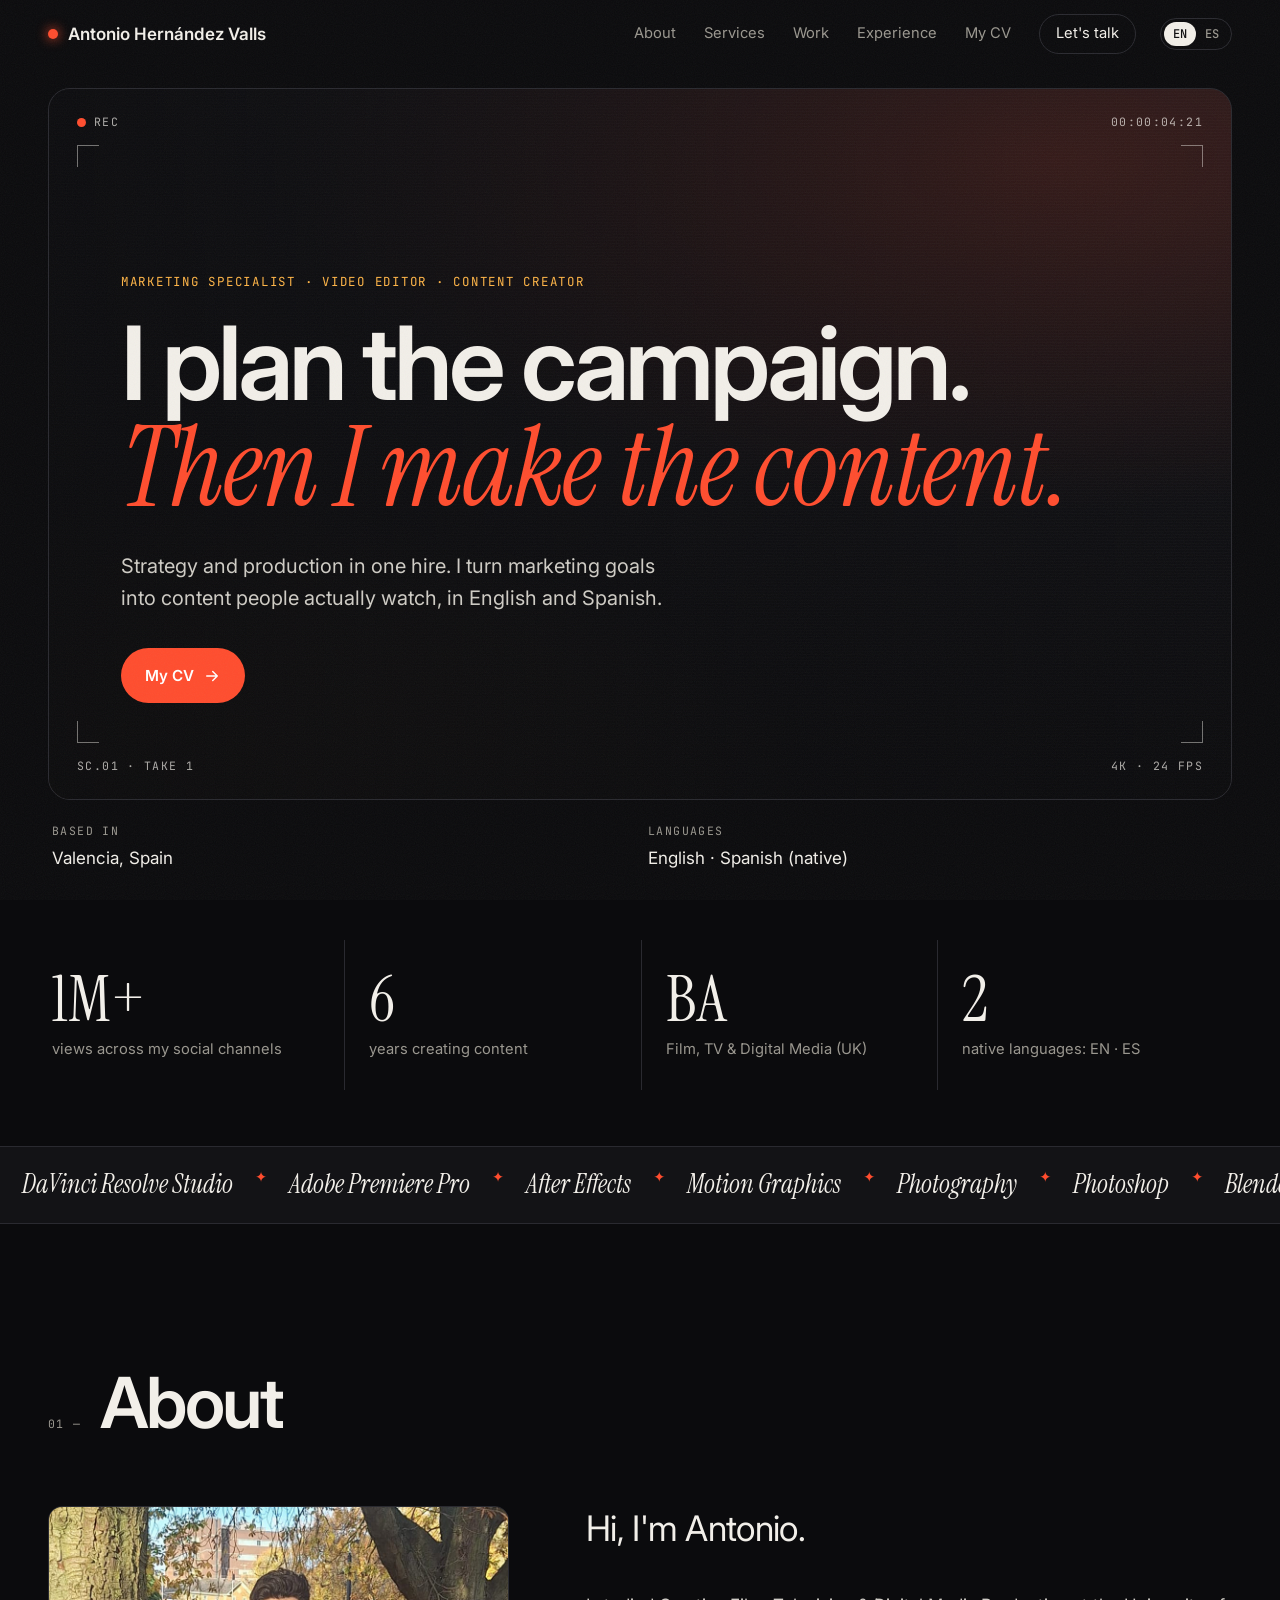
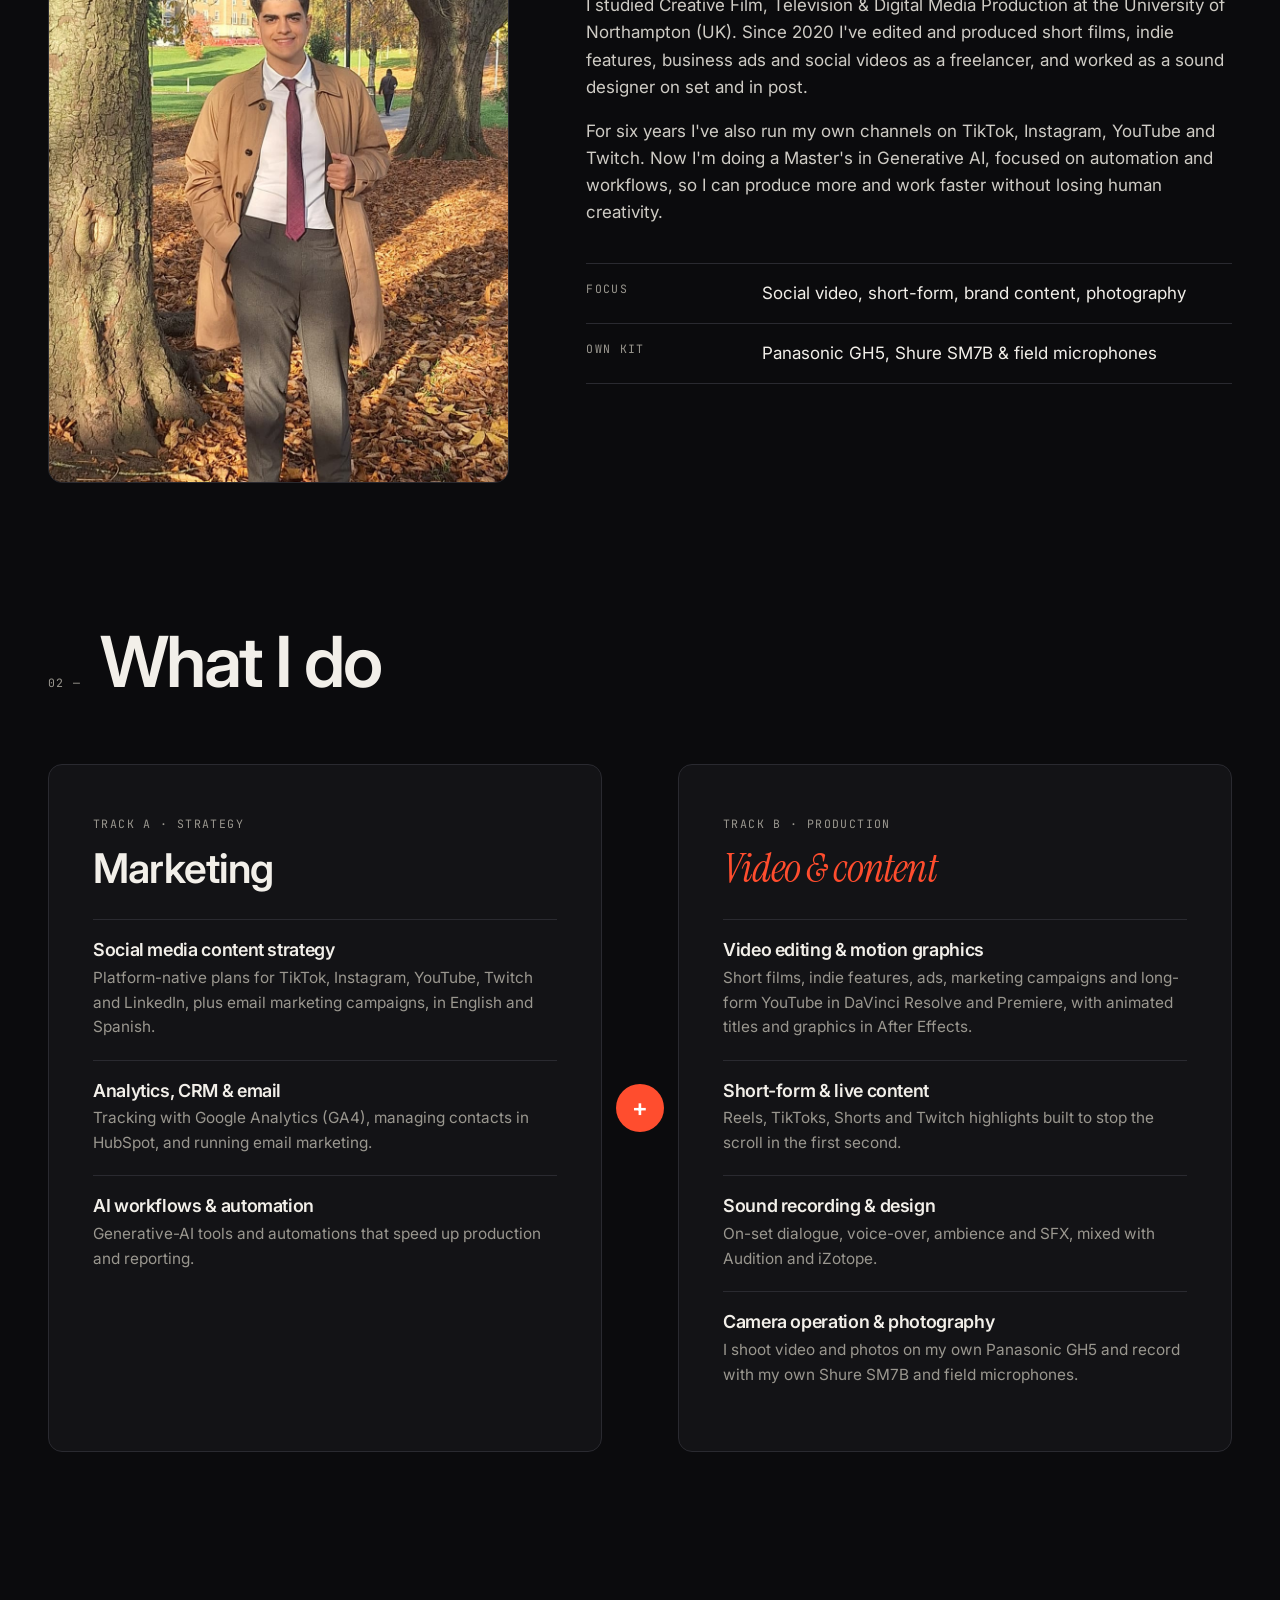
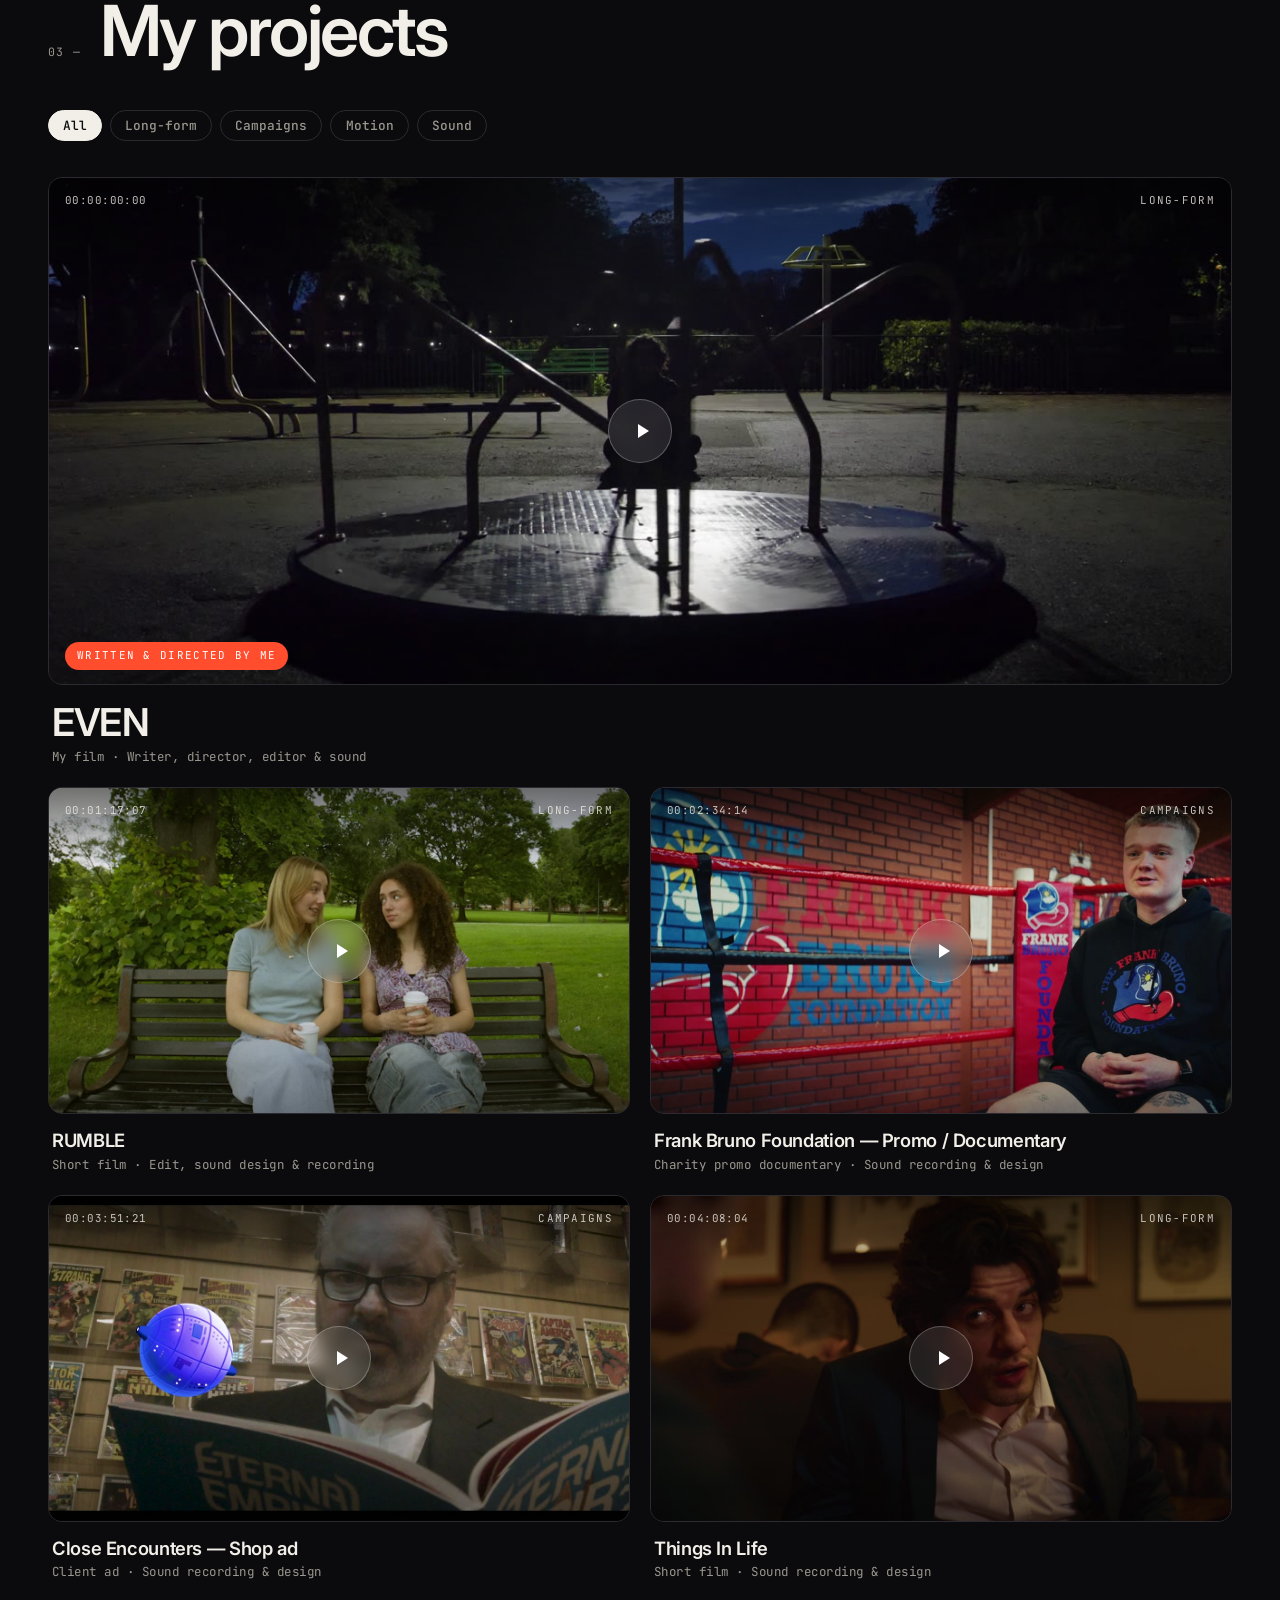
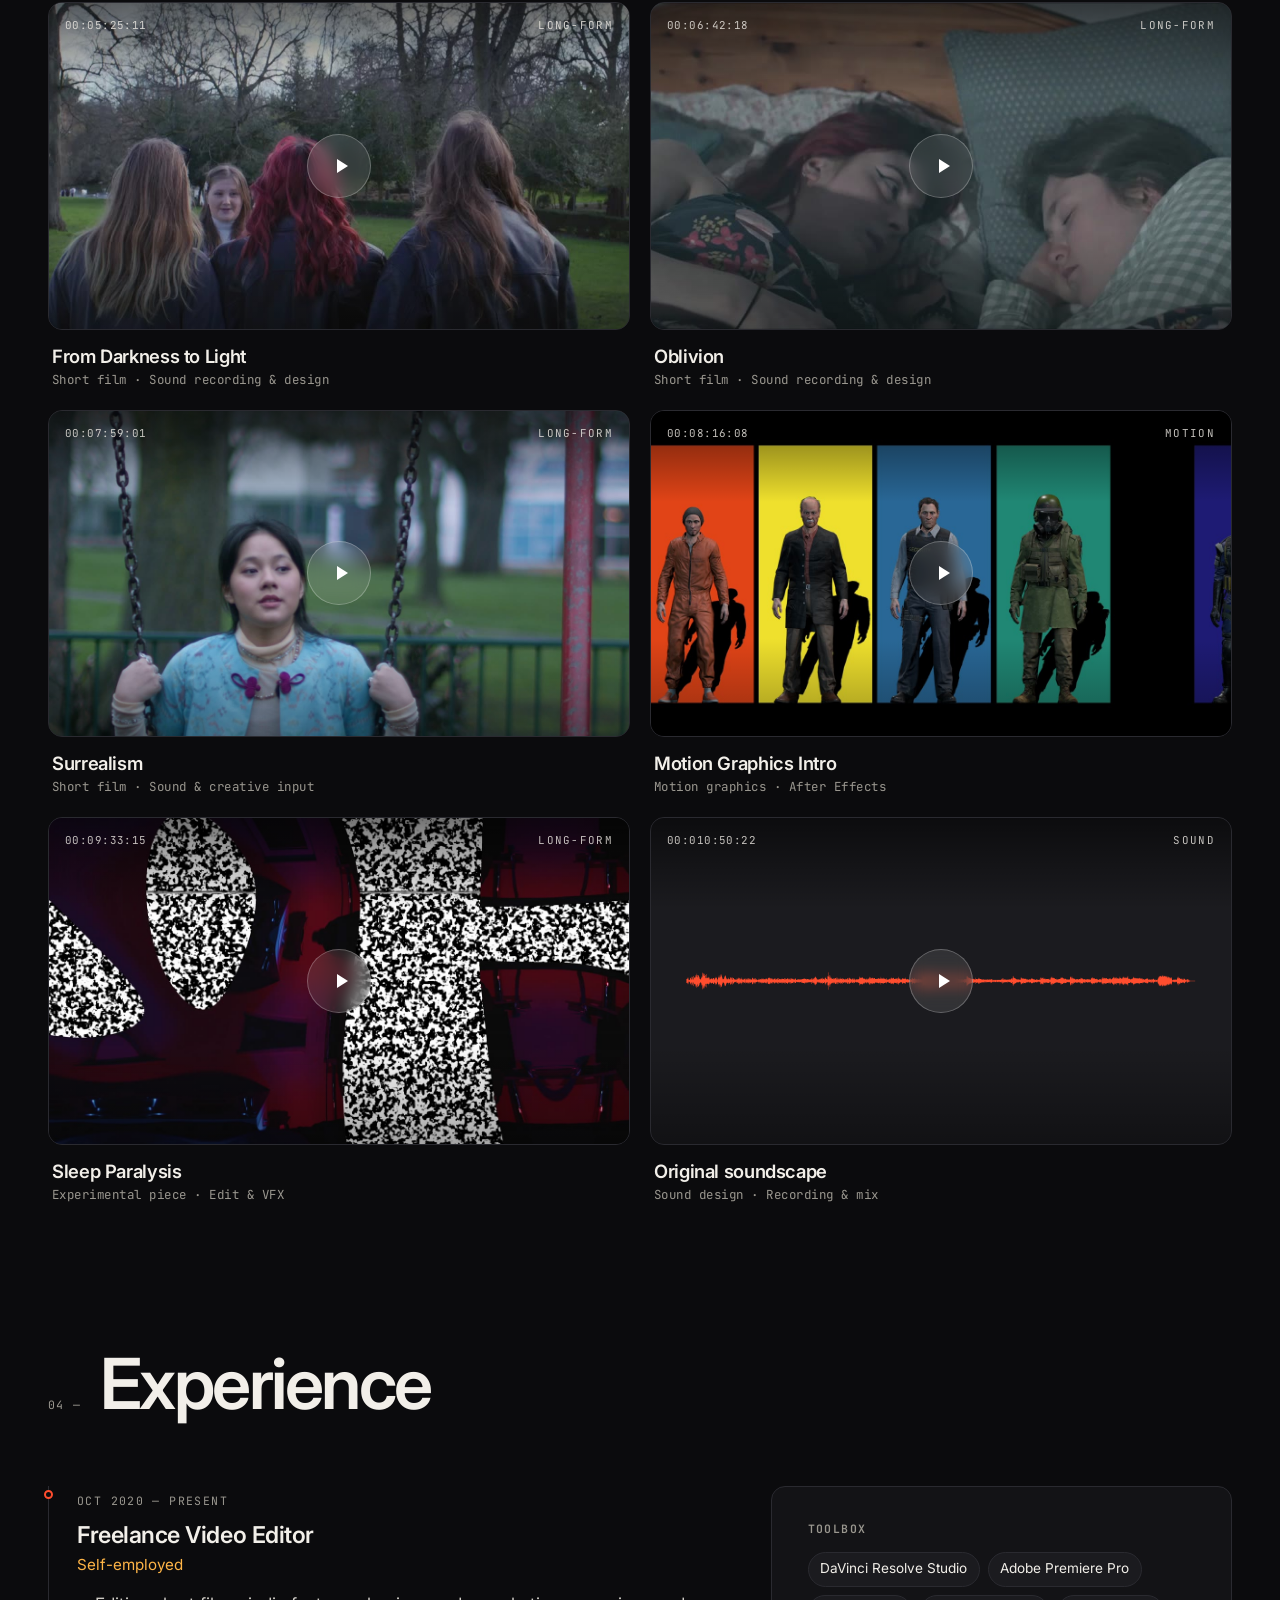
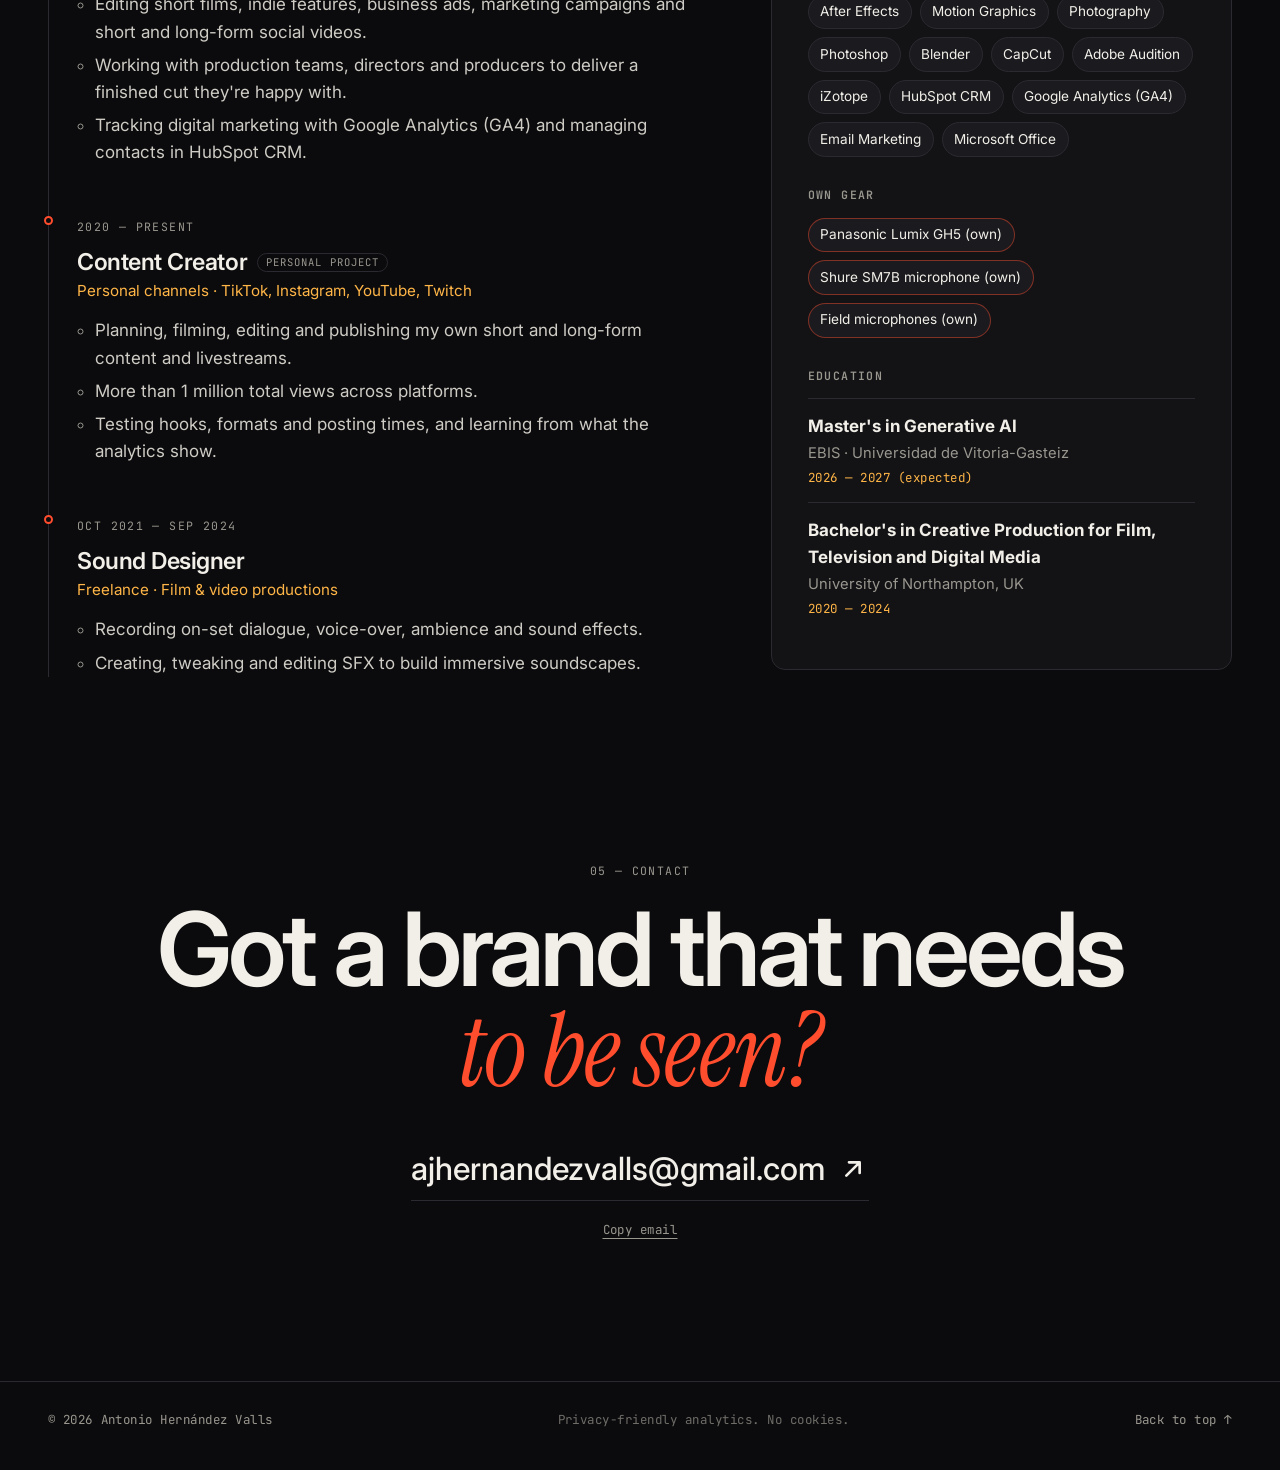
<file: index.html>
<!doctype html>
<html lang="en">
<head>
  <meta charset="utf-8">
  <meta name="viewport" content="width=device-width, initial-scale=1">
  <title>Antonio Hernández Valls · Marketing & Video Editor</title>
  <meta name="description" content="Marketing specialist and video editor. Strategy, editing, photography and content creation in English and Spanish.">
  <meta property="og:title" content="Antonio Hernández Valls · Marketing & Video Editor">
  <meta property="og:description" content="Marketing specialist and video editor. Strategy, editing, photography and content creation in English and Spanish.">
  <meta property="og:type" content="website">
  <meta property="og:url" content="https://aj-marketing.github.io/">
  <meta property="og:image" content="https://aj-marketing.github.io/assets/img/og.jpg">
  <meta property="og:image:width" content="1200">
  <meta property="og:image:height" content="630">
  <meta property="og:site_name" content="Antonio Hernández Valls">
  <meta name="twitter:card" content="summary_large_image">
  <link rel="canonical" href="https://aj-marketing.github.io/">
  <link rel="preconnect" href="https://fonts.googleapis.com">
  <link rel="preconnect" href="https://fonts.gstatic.com" crossorigin>
  <link href="https://fonts.googleapis.com/css2?family=Instrument+Serif:ital@0;1&family=Inter:wght@400;500;600;700&family=JetBrains+Mono:wght@400;500&display=swap" rel="stylesheet">
  <link rel="stylesheet" href="css/style.css?v=202610110213">
  <link rel="icon" href="data:image/svg+xml,<svg xmlns='http://www.w3.org/2000/svg' viewBox='0 0 32 32'><rect width='32' height='32' rx='6' fill='%230b0b0d'/><circle cx='16' cy='16' r='6' fill='%23ff4d2e'/></svg>">
</head>
<body>
  <a class="skip" href="#main" data-i18n="skip">Skip to content</a>

  <!-- NAV -->
  <header class="nav" id="nav">
    <div class="nav__inner">
      <a href="#top" class="brand" aria-label="Home">
        <span class="brand__dot" aria-hidden="true"></span>
        <span class="brand__name" data-config="name">Antonio Hernández Valls</span>
      </a>
      <nav class="nav__links" id="navLinks" aria-label="Main">
        <a href="#about" data-i18n="nav.about">About</a>
        <a href="#services" data-i18n="nav.services">Services</a>
        <a href="#work" data-i18n="nav.work">Work</a>
        <a href="#experience" data-i18n="nav.experience">Experience</a>
        <a href="cv.html" id="navCv" data-i18n="nav.cv">My CV</a>
        <a href="#contact" class="nav__cta" data-i18n="nav.contact">Let's talk</a>
      </nav>
      <div class="lang" role="group" aria-label="Language">
        <button type="button" data-lang="en" aria-pressed="true">EN</button>
        <button type="button" data-lang="es" aria-pressed="false">ES</button>
      </div>
      <button class="nav__toggle" id="navToggle" aria-expanded="false" aria-controls="navLinks">
        <span></span><span></span><span class="sr" data-i18n="nav.menu">Menu</span>
      </button>
    </div>
  </header>

  <main id="main">
    <!-- HERO -->
    <section class="hero" id="top">
      <div class="hero__frame">
        <video class="hero__bg" id="heroBg" muted loop playsinline preload="none" aria-hidden="true"></video>
        <div class="hud hud--tl"><span class="rec" aria-hidden="true"></span>REC</div>
        <div class="hud hud--tr mono" id="timecode" aria-hidden="true">00:00:00:00</div>
        <div class="hud hud--bl mono" data-i18n="hero.hud">SC.01 · TAKE 1</div>
        <div class="hud hud--br mono">4K · 24 FPS</div>
        <span class="corner c1"></span><span class="corner c2"></span><span class="corner c3"></span><span class="corner c4"></span>

        <div class="hero__content">
          <p class="eyebrow" data-i18n="hero.eyebrow">Marketing specialist · Video editor · Content creator</p>
          <h1 class="hero__title">
            <span class="line" data-i18n="hero.title1">I plan the campaign.</span>
            <span class="line line--serif" data-i18n="hero.title2">Then I make the content.</span>
          </h1>
          <p class="hero__lead" data-i18n="hero.lead">Strategy and production in one hire. I turn marketing goals into content people actually watch, in English and Spanish.</p>
          <div class="hero__actions">
            <button class="btn btn--primary" type="button" id="playReel">
              <svg viewBox="0 0 24 24" aria-hidden="true"><path d="M8 5v14l11-7z"/></svg>
              <span data-i18n="hero.reel">Watch showreel</span>
            </button>
            <a class="btn btn--ghost" id="cvLink" href="cv.html">
              <span data-i18n="hero.cv">My CV</span>
              <svg viewBox="0 0 24 24" aria-hidden="true"><path d="M5 12h14m0 0l-6-6m6 6l-6 6" fill="none" stroke="currentColor" stroke-width="2" stroke-linecap="round" stroke-linejoin="round"/></svg>
            </a>
          </div>
        </div>
      </div>
      <div class="hero__meta">
        <div><span class="mono label" data-i18n="hero.based">Based in</span><span data-config="location">Valencia, Spain</span></div>
        <div><span class="mono label" data-i18n="hero.languages">Languages</span><span data-i18n="hero.languagesVal">English · Spanish</span></div>
      </div>
    </section>

    <!-- STATS -->
    <section class="stats" aria-label="Highlights">
      <div class="stat reveal"><span class="stat__n">1M+</span><span class="stat__l" data-i18n="stats.views">views across my social channels</span></div>
      <div class="stat reveal"><span class="stat__n">6</span><span class="stat__l" data-i18n="stats.years">years creating content</span></div>
      <div class="stat reveal"><span class="stat__n">BA</span><span class="stat__l" data-i18n="stats.degree">Film, TV &amp; Digital Media (UK)</span></div>
      <div class="stat reveal"><span class="stat__n">2</span><span class="stat__l" data-i18n="stats.langs">native languages: EN · ES</span></div>
    </section>

    <!-- TOOLS MARQUEE -->
    <div class="marquee" aria-label="Tools">
      <div class="marquee__track" id="marquee"></div>
    </div>

    <!-- ABOUT -->
    <section class="section about" id="about">
      <div class="section__head">
        <span class="mono label">01 —</span>
        <h2 data-i18n="about.title">About</h2>
      </div>
      <div class="about__grid">
        <figure class="about__photo reveal" id="photo">
          <div class="photo-ph"><span class="mono" data-i18n="about.photo">Your photo here</span></div>
        </figure>
        <div class="about__text reveal">
          <p class="big" data-i18n-html="about.big">Hi, I'm Antonio.</p>
          <p data-i18n="about.p1">I studied Creative Film, Television &amp; Digital Media Production at the University of Northampton (UK). Since 2020 I've edited and produced short films, indie features, business ads and social videos as a freelancer, and worked as a sound designer on set and in post.</p>
          <p data-i18n="about.p2">For six years I've also run my own channels on TikTok, Instagram, YouTube and Twitch. Now I'm doing a Master's in Generative AI, focused on automation and workflows, so I can produce more and work faster without losing human creativity.</p>
          <ul class="facts">
            <li><span class="mono label" data-i18n="about.f1">Focus</span><span data-i18n="about.f1v">Social video, short-form, brand content, photography</span></li>
            <li><span class="mono label" data-i18n="about.f4">Own kit</span><span data-i18n="about.f4v">Panasonic GH5, Shure SM7B &amp; field microphones</span></li>
          </ul>
        </div>
      </div>
    </section>

    <!-- SERVICES -->
    <section class="section services" id="services">
      <div class="section__head">
        <span class="mono label">02 —</span>
        <h2 data-i18n="services.title">What I do</h2>
      </div>
      <div class="tracks">
        <div class="track reveal">
          <div class="track__head">
            <span class="mono label" data-i18n="services.t1label">Track A · Strategy</span>
            <h3 data-i18n="services.t1">Marketing</h3>
          </div>
          <ul class="svc">
            <li><h4 data-i18n="services.s1">Social media content strategy</h4><p data-i18n="services.s1d">Platform-native plans for TikTok, Instagram, YouTube, Twitch and LinkedIn, plus email marketing campaigns, in English and Spanish.</p></li>
            <li><h4 data-i18n="services.s2">Analytics, CRM & email</h4><p data-i18n="services.s2d">Tracking with Google Analytics (GA4), managing contacts in HubSpot, and running email marketing.</p></li>
            <li><h4 data-i18n="services.s3">AI workflows & automation</h4><p data-i18n="services.s3d">Generative-AI tools and automations that speed up production and reporting.</p></li>
          </ul>
        </div>
        <div class="track__join" aria-hidden="true"><span>+</span></div>
        <div class="track reveal">
          <div class="track__head">
            <span class="mono label" data-i18n="services.t2label">Track B · Production</span>
            <h3 data-i18n="services.t2">Video & content</h3>
          </div>
          <ul class="svc">
            <li><h4 data-i18n="services.s4">Video editing & motion graphics</h4><p data-i18n="services.s4d">Short films, indie features, ads, marketing campaigns and long-form YouTube in DaVinci Resolve and Premiere, with animated titles and graphics in After Effects.</p></li>
            <li><h4 data-i18n="services.s5">Short-form & live content</h4><p data-i18n="services.s5d">Reels, TikToks, Shorts and Twitch highlights built to stop the scroll in the first second.</p></li>
            <li><h4 data-i18n="services.s6">Sound recording & design</h4><p data-i18n="services.s6d">On-set dialogue, voice-over, ambience and SFX, mixed with Audition and iZotope.</p></li>
            <li><h4 data-i18n="services.s7">Camera operation & photography</h4><p data-i18n="services.s7d">I shoot video and photos on my own Panasonic GH5 and record with my own Shure SM7B and field microphones.</p></li>
          </ul>
        </div>
      </div>
    </section>

    <!-- WORK -->
    <section class="section work" id="work">
      <div class="section__head">
        <span class="mono label">03 —</span>
        <h2 data-i18n="work.title">My projects</h2>
      </div>
      <div class="filters" role="tablist" aria-label="Filter work">
        <button role="tab" aria-selected="true" data-filter="all" data-i18n="work.all">All</button>
        <button role="tab" aria-selected="false" data-filter="long" data-i18n="work.long">Long-form</button>
        <button role="tab" aria-selected="false" data-filter="short" data-i18n="work.short">Short-form</button>
        <button role="tab" aria-selected="false" data-filter="campaign" data-i18n="work.campaign">Campaigns</button>
        <button role="tab" aria-selected="false" data-filter="motion" data-i18n="work.motion">Motion</button>
        <button role="tab" aria-selected="false" data-filter="sound" data-i18n="work.sound">Sound</button>
      </div>
      <div class="grid" id="workGrid"></div>
    </section>

    <!-- EXPERIENCE -->
    <section class="section experience" id="experience">
      <div class="section__head">
        <span class="mono label">04 —</span>
        <h2 data-i18n="exp.title">Experience</h2>
      </div>
      <div class="exp__grid">
        <ol class="timeline" id="timeline"></ol>
        <aside class="toolbox reveal">
          <h3 class="mono label" data-i18n="exp.tools">Toolbox</h3>
          <div class="chips" id="tools"></div>
          <h3 class="mono label" data-i18n="exp.gear">Gear</h3>
          <div class="chips chips--gear" id="gear"></div>
          <h3 class="mono label" data-i18n="exp.education">Education</h3>
          <ul class="edu" id="education"></ul>
        </aside>
      </div>
    </section>

    <!-- CONTACT -->
    <section class="contact" id="contact">
      <p class="mono label" data-i18n="contact.label">05 — Contact</p>
      <h2 class="contact__title">
        <span data-i18n="contact.title1">Got a brand that needs</span>
        <span class="line--serif" data-i18n="contact.title2">to be seen?</span>
      </h2>
      <a class="contact__mail" id="mailLink" href="#"><span data-config="email">ajhernandezvalls@gmail.com</span>
        <svg viewBox="0 0 24 24" aria-hidden="true"><path d="M7 17L17 7M9 7h8v8" fill="none" stroke="currentColor" stroke-width="2" stroke-linecap="round" stroke-linejoin="round"/></svg>
      </a>
      <button class="copy mono" type="button" id="copyMail" data-i18n="contact.copy">Copy email</button>
      <ul class="socials" id="socials"></ul>
    </section>
  </main>

  <footer class="footer">
    <span class="mono">© <span id="year"></span> <span data-config="name">Antonio Hernández Valls</span></span>
    <span class="mono footer__privacy" data-i18n="footer.privacy">Privacy-friendly analytics. No cookies.</span>
    <a class="mono" href="#top" data-i18n="footer.top">Back to top ↑</a>
  </footer>

  <!-- VIDEO MODAL -->
  <dialog class="modal" id="modal">
    <div class="modal__inner">
      <button class="modal__close" type="button" id="modalClose" aria-label="Close">✕</button>
      <div class="modal__player" id="modalPlayer"></div>
      <div class="modal__info" id="modalInfo"></div>
    </div>
  </dialog>

  <!-- Privacy-friendly analytics (GoatCounter): no cookies, no personal data. -->
  <script data-goatcounter="https://ajmarketing.goatcounter.com/count" async src="https://gc.zgo.at/count.js"></script>
  <script src="js/config.js?v=202610110213"></script>
  <script src="js/i18n.js?v=202610110213"></script>
  <script src="js/main.js?v=202610110213"></script>
</body>
</html>
</file>
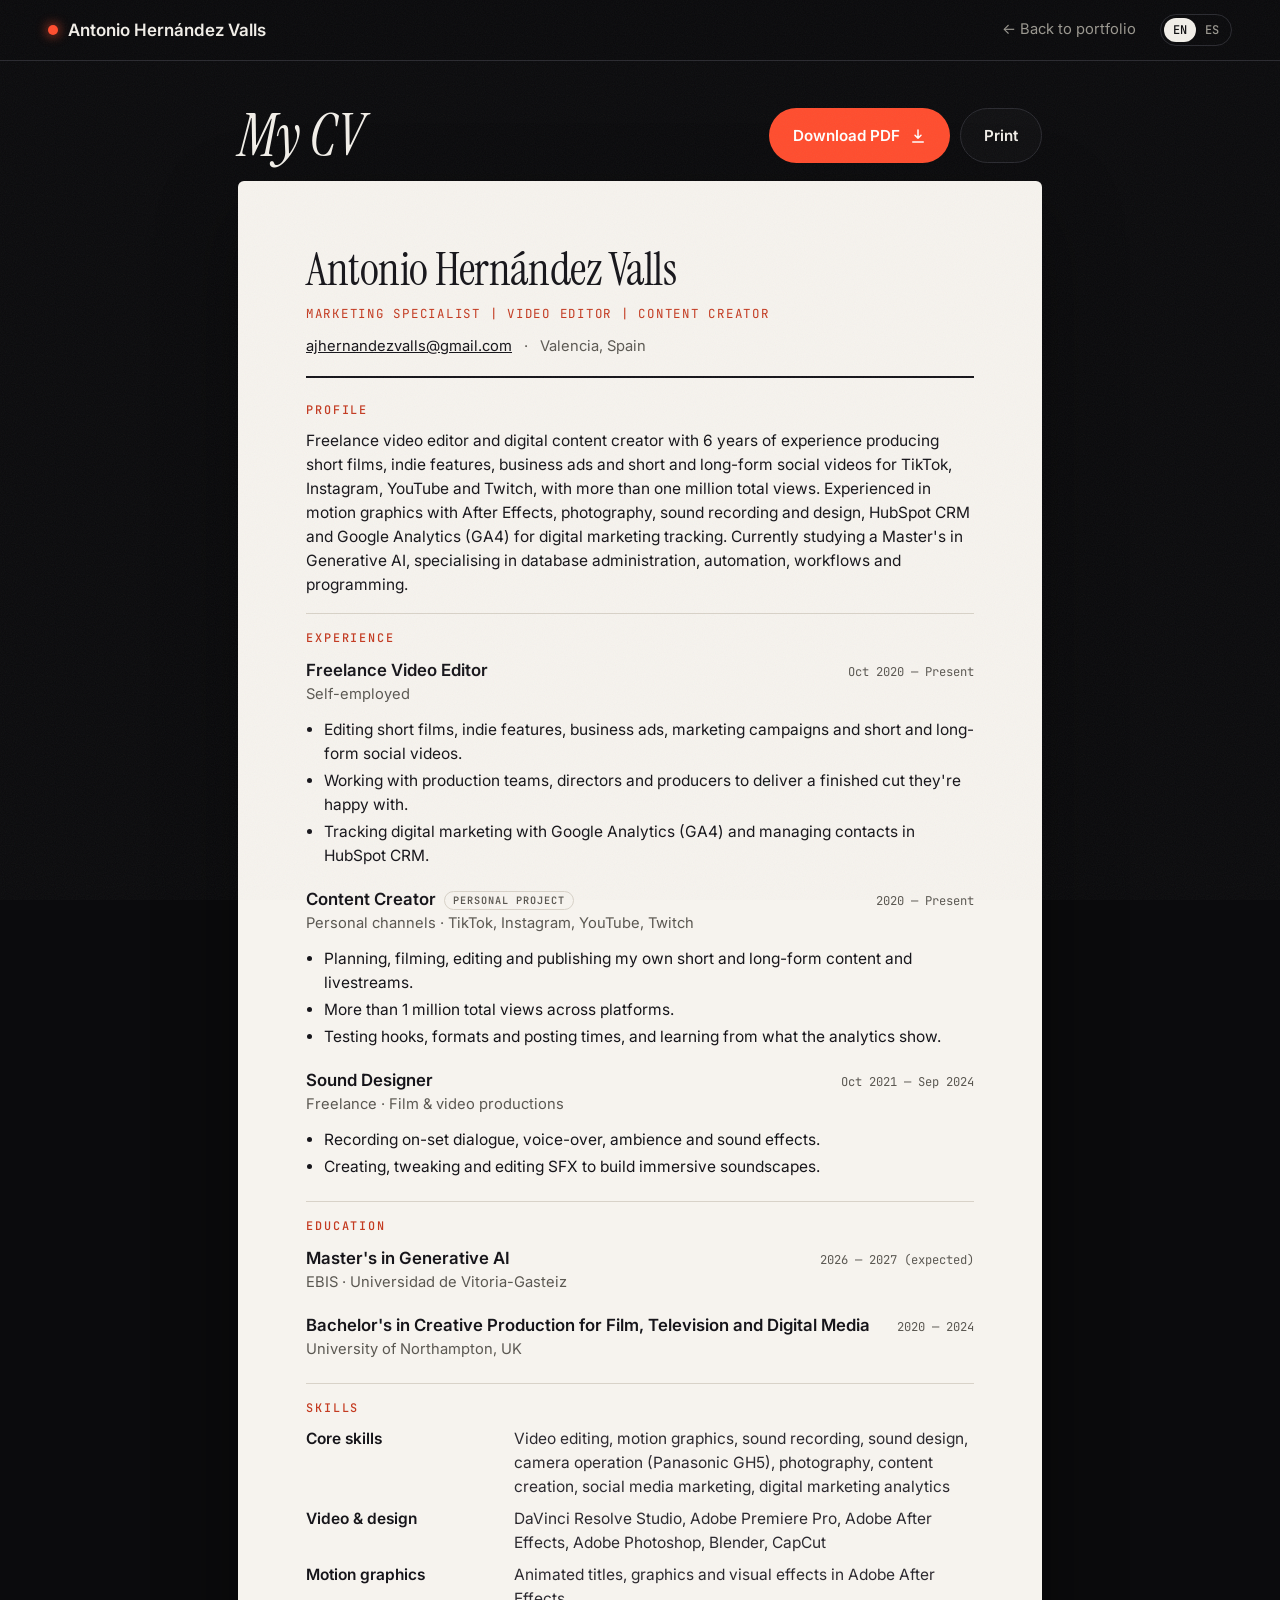
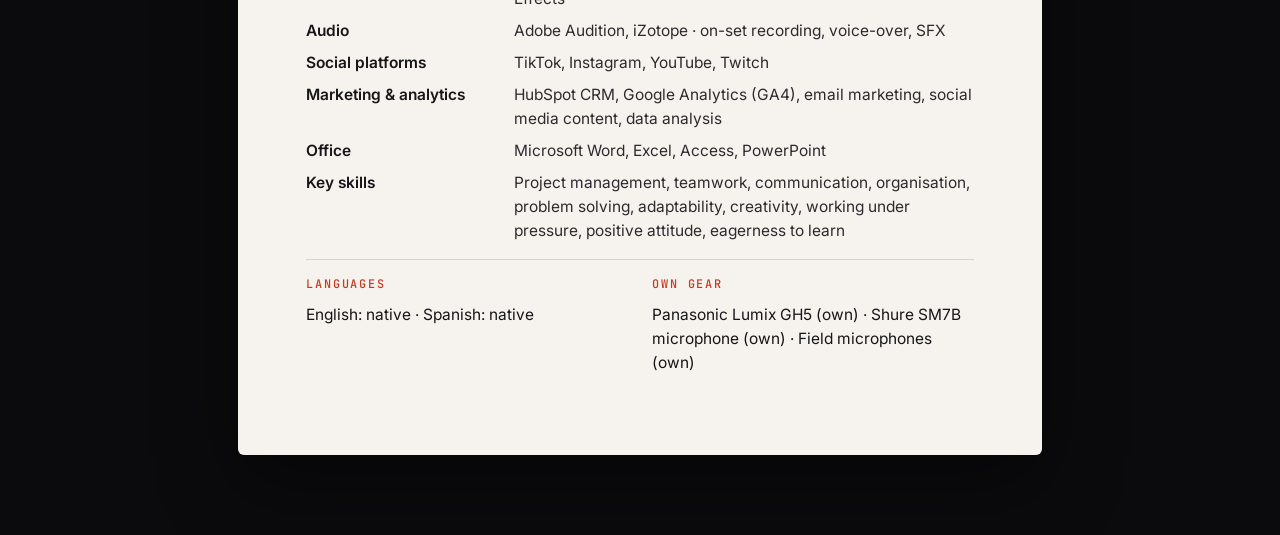
<file: cv.html>
<!doctype html>
<html lang="en">
<head>
  <meta charset="utf-8">
  <meta name="viewport" content="width=device-width, initial-scale=1">
  <title>CV · Antonio Hernández Valls</title>
  <meta name="description" content="CV of Antonio Hernández Valls, marketing specialist and video editor.">
  <meta property="og:title" content="CV · Antonio Hernández Valls">
  <meta property="og:description" content="Marketing specialist, video editor and content creator. View or download the CV in English or Spanish.">
  <meta property="og:type" content="profile">
  <meta property="og:url" content="https://aj-marketing.github.io/cv.html">
  <meta property="og:image" content="https://aj-marketing.github.io/assets/img/og.jpg">
  <meta name="twitter:card" content="summary_large_image">
  <link rel="canonical" href="https://aj-marketing.github.io/cv.html">
  <link rel="preconnect" href="https://fonts.googleapis.com">
  <link rel="preconnect" href="https://fonts.gstatic.com" crossorigin>
  <link href="https://fonts.googleapis.com/css2?family=Instrument+Serif:ital@0;1&family=Inter:wght@400;500;600;700&family=JetBrains+Mono:wght@400;500&display=swap" rel="stylesheet">
  <link rel="stylesheet" href="css/style.css?v=202610110213">
  <link rel="stylesheet" href="css/cv.css?v=202610110213">
  <link rel="icon" href="data:image/svg+xml,<svg xmlns='http://www.w3.org/2000/svg' viewBox='0 0 32 32'><rect width='32' height='32' rx='6' fill='%230b0b0d'/><circle cx='16' cy='16' r='6' fill='%23ff4d2e'/></svg>">
</head>
<body class="cv-body">
  <header class="nav is-scrolled">
    <div class="nav__inner">
      <a href="index.html" class="brand" id="homeLink">
        <span class="brand__dot" aria-hidden="true"></span>
        <span class="brand__name">Antonio Hernández Valls</span>
      </a>
      <a class="cv-back" id="backLink" href="index.html" data-i18n="cv.back">← Back to portfolio</a>
      <div class="lang" role="group" aria-label="Language">
        <button type="button" data-lang="en" aria-pressed="true">EN</button>
        <button type="button" data-lang="es" aria-pressed="false">ES</button>
      </div>
    </div>
  </header>

  <main class="cv-wrap">
    <div class="cv-actions">
      <h1 class="cv-page-title" data-i18n="cv.title">My CV</h1>
      <div class="cv-actions__btns">
        <a class="btn btn--primary" id="cvDownload" href="#" download>
          <span data-i18n="cv.download">Download PDF</span>
          <svg viewBox="0 0 24 24" aria-hidden="true"><path d="M12 4v11m0 0l-4-4m4 4l4-4M5 20h14" fill="none" stroke="currentColor" stroke-width="2" stroke-linecap="round" stroke-linejoin="round"/></svg>
        </a>
        <button class="btn btn--ghost" type="button" id="cvPrint" data-i18n="cv.print">Print</button>
      </div>
    </div>
    <p class="cv-note mono" id="cvNote" data-i18n="cv.pdfNote" hidden>The PDF is in Spanish. An English version is coming soon.</p>

    <article class="sheet" id="sheet" aria-label="CV">
      <header class="sheet__head">
        <h2 class="sheet__name">Antonio Hernández Valls</h2>
        <p class="sheet__role" id="cvRole"></p>
        <p class="sheet__contact"><a id="cvEmail" href="#"></a><span aria-hidden="true">·</span><span id="cvLocation"></span><span id="cvLinks"></span></p>
      </header>

      <section class="sheet__sec">
        <h3 data-i18n="cv.summary">Profile</h3>
        <p id="cvSummary"></p>
      </section>

      <section class="sheet__sec">
        <h3 data-i18n="cv.experience">Experience</h3>
        <div id="cvExperience"></div>
      </section>

      <section class="sheet__sec">
        <h3 data-i18n="cv.education">Education</h3>
        <div id="cvEducation"></div>
      </section>

      <section class="sheet__sec">
        <h3 data-i18n="cv.skills">Skills</h3>
        <dl class="sheet__skills" id="cvSkills"></dl>
      </section>

      <section class="sheet__sec sheet__sec--split">
        <div>
          <h3 data-i18n="cv.languages">Languages</h3>
          <p id="cvLanguages"></p>
        </div>
        <div>
          <h3 data-i18n="cv.gear">Own gear</h3>
          <p id="cvGear"></p>
        </div>
      </section>
    </article>
  </main>

  <!-- Privacy-friendly analytics (GoatCounter): no cookies, no personal data. -->
  <script data-goatcounter="https://ajmarketing.goatcounter.com/count" async src="https://gc.zgo.at/count.js"></script>
  <script src="js/config.js?v=202610110213"></script>
  <script src="js/i18n.js?v=202610110213"></script>
  <script src="js/cv.js?v=202610110213"></script>
</body>
</html>
</file>
<file: css/style.css>
/* ==========================================================================
   Cinematic dark portfolio
   ========================================================================== */
:root {
  --bg: #0b0b0d;
  --bg-2: #131316;
  --bg-3: #1b1b1f;
  --line: #2a2a30;
  --text: #f2efe9;
  --muted: #9a978f;
  --accent: #ff4d2e;      /* REC red */
  --accent-2: #ffb547;    /* tungsten */
  --radius: 14px;
  --gutter: clamp(16px, 4vw, 48px);
  --max: 1280px;
  --serif: "Instrument Serif", Georgia, serif;
  --sans: "Inter", system-ui, -apple-system, Segoe UI, sans-serif;
  --mono: "JetBrains Mono", ui-monospace, Consolas, monospace;
  color-scheme: dark;
}

*, *::before, *::after { box-sizing: border-box; }
html { scroll-behavior: smooth; scroll-padding-top: 80px; }
body {
  margin: 0;
  background: var(--bg);
  color: var(--text);
  font: 400 17px/1.6 var(--sans);
  -webkit-font-smoothing: antialiased;
  overflow-x: hidden;
}
/* film grain */
body::after {
  content: ""; position: fixed; inset: 0; pointer-events: none; z-index: 100; opacity: .05;
  background-image: url("data:image/svg+xml,%3Csvg xmlns='http://www.w3.org/2000/svg' width='160' height='160'%3E%3Cfilter id='n'%3E%3CfeTurbulence type='fractalNoise' baseFrequency='.9' numOctaves='3' stitchTiles='stitch'/%3E%3C/filter%3E%3Crect width='100%25' height='100%25' filter='url(%23n)'/%3E%3C/svg%3E");
}
img, video { max-width: 100%; display: block; }
a { color: inherit; }
button { font: inherit; color: inherit; cursor: pointer; }
h1, h2, h3, h4 { margin: 0; font-weight: 600; line-height: 1.1; letter-spacing: -.02em; }
p { margin: 0 0 1em; }
::selection { background: var(--accent); color: #fff; }
:focus-visible { outline: 2px solid var(--accent-2); outline-offset: 3px; border-radius: 4px; }

.mono { font-family: var(--mono); font-size: .78rem; letter-spacing: .04em; }
.label { color: var(--muted); text-transform: uppercase; font-family: var(--mono); font-size: .72rem; letter-spacing: .12em; }
.sr { position: absolute; width: 1px; height: 1px; overflow: hidden; clip: rect(0 0 0 0); }
.skip { position: absolute; left: -999px; top: 8px; z-index: 200; background: var(--accent); color: #fff; padding: 8px 14px; border-radius: 8px; }
.skip:focus { left: 8px; }
.line--serif { font-family: var(--serif); font-style: italic; font-weight: 400; letter-spacing: -.01em; }

/* ---------- buttons ---------- */
.btn {
  display: inline-flex; align-items: center; gap: .6em;
  padding: .95em 1.5em; border-radius: 999px; border: 1px solid transparent;
  font-weight: 600; font-size: .95rem; text-decoration: none;
  transition: transform .2s, background .2s, border-color .2s, color .2s;
}
.btn svg { width: 18px; height: 18px; fill: currentColor; }
.btn--primary { background: var(--accent); color: #fff; }
.btn--primary:hover { background: #ff6a4f; transform: translateY(-2px); }
.btn--ghost { border-color: var(--line); background: rgba(255,255,255,.02); }
.btn--ghost:hover { border-color: var(--text); transform: translateY(-2px); }
.btn[hidden], button.btn[hidden] { display: none; }

/* ---------- nav ---------- */
.nav {
  position: fixed; inset: 0 0 auto; z-index: 50;
  transition: background .3s, border-color .3s, backdrop-filter .3s;
  border-bottom: 1px solid transparent;
}
.nav.is-scrolled, .nav.is-open {
  background: rgba(11,11,13,.78); backdrop-filter: blur(14px); -webkit-backdrop-filter: blur(14px);
  border-bottom-color: var(--line);
}
.nav__inner {
  max-width: var(--max); margin: 0 auto; padding: 14px var(--gutter);
  display: flex; align-items: center; gap: 24px;
}
.brand { display: flex; align-items: center; gap: 10px; text-decoration: none; font-weight: 600; margin-right: auto; white-space: nowrap; }
.brand__dot { width: 10px; height: 10px; border-radius: 50%; background: var(--accent); box-shadow: 0 0 12px var(--accent); }
.nav__links { display: flex; align-items: center; gap: 28px; }
.nav__links a { text-decoration: none; color: var(--muted); font-size: .92rem; transition: color .2s; white-space: nowrap; }
.nav__links a:hover { color: var(--text); }
.nav__links .nav__cta { color: var(--text); border: 1px solid var(--line); padding: .5em 1.1em; border-radius: 999px; }
.nav__links .nav__cta:hover { border-color: var(--accent); }
.lang { display: flex; border: 1px solid var(--line); border-radius: 999px; padding: 3px; }
.lang button {
  background: none; border: 0; padding: .35em .75em; border-radius: 999px;
  font: 500 .75rem var(--mono); color: var(--muted); transition: background .2s, color .2s;
}
.lang button[aria-pressed="true"] { background: var(--text); color: var(--bg); }
.nav__toggle { display: none; background: none; border: 0; width: 40px; height: 40px; position: relative; }
.nav__toggle span:not(.sr) { position: absolute; left: 10px; right: 10px; height: 2px; background: var(--text); transition: transform .3s; }
.nav__toggle span:nth-child(1) { top: 15px; }
.nav__toggle span:nth-child(2) { top: 23px; }
.nav.is-open .nav__toggle span:nth-child(1) { transform: translateY(4px) rotate(45deg); }
.nav.is-open .nav__toggle span:nth-child(2) { transform: translateY(-4px) rotate(-45deg); }

/* ---------- hero ---------- */
.hero { min-height: 100svh; padding: 88px var(--gutter) 28px; display: flex; flex-direction: column; max-width: var(--max); margin: 0 auto; }
.hero__frame {
  position: relative; flex: 1; display: flex; align-items: flex-end;
  border-radius: 22px; overflow: hidden; padding: clamp(28px, 6vw, 72px);
  background:
    radial-gradient(120% 90% at 85% 10%, rgba(255,77,46,.22), transparent 55%),
    radial-gradient(90% 70% at 10% 100%, rgba(255,181,71,.12), transparent 60%),
    linear-gradient(180deg, #15151a, #0d0d10);
  border: 1px solid var(--line);
  min-height: 560px;
}
/* letterbox lines */
.hero__frame::before {
  content: ""; position: absolute; inset: 0; pointer-events: none;
  background: repeating-linear-gradient(0deg, rgba(255,255,255,.018) 0 1px, transparent 1px 3px);
}
.hud { position: absolute; font-family: var(--mono); font-size: .72rem; letter-spacing: .12em; color: rgba(242,239,233,.7); display: flex; align-items: center; gap: 8px; }
.hud--tl { top: 24px; left: 28px; }
.hud--tr { top: 24px; right: 28px; font-variant-numeric: tabular-nums; }
.hud--bl { bottom: 24px; left: 28px; display: none; }
.hud--br { bottom: 24px; right: 28px; }
.rec { width: 9px; height: 9px; border-radius: 50%; background: var(--accent); animation: blink 1.2s steps(2, start) infinite; display: inline-block; }
@keyframes blink { to { visibility: hidden; } }
.corner { position: absolute; width: 22px; height: 22px; border-color: rgba(242,239,233,.45); border-style: solid; border-width: 0; }
.c1 { top: 56px; left: 28px; border-top-width: 1.5px; border-left-width: 1.5px; }
.c2 { top: 56px; right: 28px; border-top-width: 1.5px; border-right-width: 1.5px; }
.c3 { bottom: 56px; left: 28px; border-bottom-width: 1.5px; border-left-width: 1.5px; }
.c4 { bottom: 56px; right: 28px; border-bottom-width: 1.5px; border-right-width: 1.5px; }

.hero__bg { position: absolute; inset: 0; width: 100%; height: 100%; object-fit: cover; opacity: 0; transition: opacity 1.2s; }
.hero__bg.is-on { opacity: .42; }
.hero__frame::after {
  content: ""; position: absolute; inset: 0; pointer-events: none;
  background: linear-gradient(90deg, rgba(11,11,13,.85) 0%, rgba(11,11,13,.45) 60%, rgba(11,11,13,.25)), linear-gradient(0deg, rgba(11,11,13,.7), transparent 50%);
}
.hud, .corner { z-index: 2; }
.hero__content { z-index: 2; }
.hero__content { position: relative; max-width: 980px; padding-bottom: 24px; }
.eyebrow { font-family: var(--mono); font-size: .78rem; letter-spacing: .14em; text-transform: uppercase; color: var(--accent-2); margin-bottom: 22px; }
.hero__title { font-size: clamp(2.6rem, 8vw, 7.2rem); line-height: .98; letter-spacing: -.04em; font-weight: 600; margin-bottom: 28px; }
.hero__title .line { display: block; }
.hero__title .line--serif { color: var(--accent); font-size: 1.08em; }
.hero__lead { font-size: clamp(1.05rem, 1.6vw, 1.25rem); color: #cfccc5; max-width: 560px; margin-bottom: 34px; }
.hero__actions { display: flex; flex-wrap: wrap; gap: 12px; }
.hero__meta { display: grid; grid-template-columns: repeat(2, 1fr); gap: 16px; padding: 22px 4px 0; }
.hero__meta > div { display: flex; flex-direction: column; gap: 4px; }
.status { display: inline-flex; align-items: center; gap: 8px; }
.status i { width: 8px; height: 8px; border-radius: 50%; background: #4ade80; box-shadow: 0 0 10px #4ade80; }

/* ---------- stats ---------- */
.stats {
  max-width: var(--max); margin: 40px auto 0; padding: 0 var(--gutter);
  display: grid; grid-template-columns: repeat(4, 1fr); gap: 1px;
}
.stat { padding: 28px 24px; border-left: 1px solid var(--line); display: flex; flex-direction: column; gap: 6px; }
.stat:first-child { border-left: 0; padding-left: 4px; }
.stat__n { font-family: var(--serif); font-size: clamp(2.6rem, 5vw, 4rem); line-height: 1; color: var(--text); }
.stat__l { color: var(--muted); font-size: .92rem; }

/* ---------- marquee ---------- */
.marquee { margin-top: 56px; border-block: 1px solid var(--line); overflow: hidden; padding: 18px 0; background: var(--bg-2); }
.marquee__track { display: flex; width: max-content; animation: scroll 40s linear infinite; }
.marquee__track span, .marquee__track .dup { display: flex; align-items: center; white-space: nowrap; }
.marquee__track span { font-family: var(--serif); font-style: italic; font-size: 1.6rem; padding: 0 22px; }
.marquee__track .dup { padding: 0; }
.marquee__track .dup span { padding: 0 22px; }
.marquee__track i { color: var(--accent); font-style: normal; font-size: .9rem; }
@keyframes scroll { to { transform: translateX(-50%); } }

/* ---------- sections ---------- */
.section { max-width: var(--max); margin: 0 auto; padding: clamp(80px, 12vw, 140px) var(--gutter) 0; }
.section__head { display: flex; align-items: baseline; gap: 18px; margin-bottom: clamp(36px, 6vw, 64px); }
.section__head h2 { font-size: clamp(2.2rem, 5.5vw, 4.4rem); letter-spacing: -.035em; }

/* about */
.about__grid { display: grid; grid-template-columns: 5fr 7fr; gap: clamp(32px, 6vw, 80px); align-items: start; }
.about__photo { margin: 0; aspect-ratio: 4 / 5; border-radius: var(--radius); overflow: hidden; border: 1px solid var(--line); position: sticky; top: 100px; }
.about__photo img { width: 100%; height: 100%; object-fit: cover; }
.photo-ph {
  width: 100%; height: 100%; display: grid; place-items: center; color: var(--muted);
  background:
    repeating-linear-gradient(45deg, transparent 0 14px, rgba(255,255,255,.025) 14px 15px),
    radial-gradient(circle at 50% 38%, #26262c 0 22%, transparent 23%),
    radial-gradient(ellipse at 50% 95%, #26262c 0 38%, transparent 39%),
    var(--bg-2);
}
.big { font-size: clamp(1.5rem, 2.8vw, 2.2rem); line-height: 1.25; letter-spacing: -.02em; margin-bottom: 1.2em; }
.big em { font-family: var(--serif); color: var(--accent-2); font-size: 1.1em; }
.about__text > p:not(.big) { color: #cfccc5; max-width: 62ch; }
.facts { list-style: none; margin: 36px 0 0; padding: 0; border-top: 1px solid var(--line); }
.facts li { display: grid; grid-template-columns: 160px 1fr; gap: 16px; padding: 16px 0; border-bottom: 1px solid var(--line); }

/* services */
.tracks { display: grid; grid-template-columns: 1fr auto 1fr; gap: 0; align-items: stretch; }
.track { background: var(--bg-2); border: 1px solid var(--line); border-radius: var(--radius); padding: clamp(24px, 4vw, 44px); }
.track__head { margin-bottom: 28px; }
.track__head h3 { font-size: clamp(1.8rem, 3.2vw, 2.6rem); margin-top: 10px; }
.track:last-child .track__head h3 { font-family: var(--serif); font-style: italic; font-weight: 400; color: var(--accent); }
.track__join { display: grid; place-items: center; padding: 0 14px; }
.track__join span { width: 48px; height: 48px; border-radius: 50%; display: grid; place-items: center; background: var(--accent); color: #fff; font-size: 1.5rem; font-weight: 600; }
.svc { list-style: none; padding: 0; margin: 0; }
.svc li { padding: 20px 0; border-top: 1px solid var(--line); }
.svc h4 { font-size: 1.12rem; margin-bottom: 6px; }
.svc p { color: var(--muted); margin: 0; font-size: .96rem; }

/* work */
.filters { display: flex; flex-wrap: wrap; gap: 8px; margin: -24px 0 36px; }
.filters button {
  background: none; border: 1px solid var(--line); border-radius: 999px; padding: .5em 1.1em;
  font: 500 .8rem var(--mono); color: var(--muted); transition: all .2s;
}
.filters button:hover { color: var(--text); border-color: var(--muted); }
.filters button[aria-selected="true"] { background: var(--text); color: var(--bg); border-color: var(--text); }
.grid { display: grid; grid-template-columns: repeat(12, 1fr); gap: 20px; grid-auto-flow: dense; }
.card { grid-column: span 6; }
.card--short { grid-column: span 3; }
.card--campaign { grid-column: span 6; }
.card--sound, .card--motion { grid-column: span 6; }
.card--featured { grid-column: span 12; }
.card--featured .card__media { aspect-ratio: 21 / 9; }
.card--featured .card__body h3 { font-size: clamp(1.6rem, 3vw, 2.4rem); }
.card__badge { position: absolute; bottom: 14px; left: 16px; z-index: 1; font-size: .68rem; text-transform: uppercase; letter-spacing: .12em; background: var(--accent); color: #fff; padding: 5px 12px; border-radius: 999px; }
.card__media--sound { background: #0d0d10; }
.card__media--sound img { object-fit: contain; padding: 12% 6%; }
.card__media {
  position: relative; display: block; width: 100%; padding: 0; border: 1px solid var(--line);
  border-radius: var(--radius); overflow: hidden; background: var(--bg-3); aspect-ratio: 16 / 9;
}
.card--short .card__media { aspect-ratio: 9 / 16; }
.card__media img, .card__media .ph, .card__media video { position: absolute; inset: 0; width: 100%; height: 100%; object-fit: cover; transition: transform .6s cubic-bezier(.2,.7,.2,1); }
.card__media:hover img, .card__media:hover .ph, .card__media:hover video { transform: scale(1.04); }
.ph--0 { background: radial-gradient(circle at 30% 30%, rgba(255,77,46,.45), transparent 60%), linear-gradient(135deg, #1f1a1a, #0f0f12); }
.ph--1 { background: radial-gradient(circle at 70% 25%, rgba(255,181,71,.4), transparent 55%), linear-gradient(160deg, #1e1b16, #0e0e10); }
.ph--2 { background: radial-gradient(circle at 50% 80%, rgba(120,140,255,.32), transparent 60%), linear-gradient(200deg, #16161f, #0d0d10); }
.ph--3 { background: radial-gradient(circle at 20% 75%, rgba(74,222,128,.25), transparent 55%), linear-gradient(120deg, #141a17, #0d0d10); }
.card__media::after { content: ""; position: absolute; inset: 0; background: linear-gradient(180deg, rgba(0,0,0,.55), transparent 28%, transparent 70%, rgba(0,0,0,.35)); pointer-events: none; }
.card__tc, .card__type { position: absolute; z-index: 1; color: rgba(242,239,233,.8); font-size: .68rem; }
.card__tc { top: 14px; left: 16px; }
.card--short .card__tc { display: none; }
.card__type { top: 14px; right: 16px; text-transform: uppercase; letter-spacing: .12em; }
.card__soon { position: absolute; bottom: 14px; left: 16px; z-index: 1; font-size: .68rem; text-transform: uppercase; letter-spacing: .12em; background: rgba(0,0,0,.5); padding: 4px 10px; border-radius: 999px; border: 1px solid rgba(255,255,255,.15); }
.card__play {
  position: absolute; left: 50%; top: 50%; translate: -50% -50%; z-index: 1;
  width: 64px; height: 64px; border-radius: 50%; display: grid; place-items: center;
  background: rgba(255,255,255,.1); backdrop-filter: blur(8px); -webkit-backdrop-filter: blur(8px);
  border: 1px solid rgba(255,255,255,.25); transition: background .25s, transform .25s;
}
.card__play svg { width: 24px; height: 24px; fill: #fff; margin-left: 3px; }
.card__media:hover .card__play { background: var(--accent); border-color: var(--accent); transform: scale(1.08); }
.card__body { padding: 16px 4px 0; }
.card__body h3 { font-size: 1.15rem; margin-bottom: 4px; }
.card__meta { color: var(--muted); margin: 0; }
.empty { grid-column: 1 / -1; color: var(--muted); }

/* process */
.steps { list-style: none; padding: 0; margin: 0; display: grid; grid-template-columns: repeat(4, 1fr); border-top: 1px solid var(--line); }
.steps li { padding: 28px 24px 0 0; position: relative; }
.steps li::before { content: ""; position: absolute; top: -5px; left: 0; width: 9px; height: 9px; border-radius: 50%; background: var(--accent); }
.step__n { color: var(--accent); display: block; margin-bottom: 18px; }
.steps h3 { font-size: 1.5rem; margin-bottom: 10px; }
.steps p { color: var(--muted); font-size: .96rem; }

/* experience */
.exp__grid { display: grid; grid-template-columns: 7fr 5fr; gap: clamp(32px, 6vw, 80px); align-items: start; }
.timeline { list-style: none; margin: 0; padding: 0; }
.timeline > li { padding: 0 0 40px 28px; border-left: 1px solid var(--line); position: relative; }
.timeline > li::before { content: ""; position: absolute; left: -5px; top: 4px; width: 9px; height: 9px; border-radius: 50%; background: var(--bg); border: 2px solid var(--accent); }
.timeline > li:last-child { padding-bottom: 0; }
.timeline h3 { font-size: 1.45rem; margin: 10px 0 4px; display: flex; flex-wrap: wrap; align-items: center; gap: 10px; }
.timeline .org { color: var(--accent-2); margin-bottom: 14px; font-size: .95rem; }
.timeline ul { margin: 0; padding-left: 18px; color: #cfccc5; }
.timeline ul li { margin-bottom: 6px; }
.timeline ul li::marker { color: var(--muted); }
.tag { font-size: .66rem; text-transform: uppercase; letter-spacing: .1em; color: var(--muted); border: 1px solid var(--line); padding: 3px 8px; border-radius: 999px; font-weight: 400; }
.toolbox { background: var(--bg-2); border: 1px solid var(--line); border-radius: var(--radius); padding: clamp(24px, 3vw, 36px); position: sticky; top: 100px; }
.toolbox h3 { margin-bottom: 16px; }
.toolbox h3:not(:first-child) { margin-top: 32px; }
.chips { display: flex; flex-wrap: wrap; gap: 8px; }
.chip { font-size: .85rem; padding: .4em .85em; border-radius: 999px; background: var(--bg-3); border: 1px solid var(--line); }
.chip--gear { border-color: rgba(255,77,46,.45); color: var(--text); }
.edu { list-style: none; margin: 0; padding: 0; }
.edu li { display: flex; flex-direction: column; gap: 2px; padding: 14px 0; border-top: 1px solid var(--line); }
.edu li span:not(.mono) { color: var(--muted); font-size: .92rem; }
.edu .mono { color: var(--accent-2); }

/* contact */
.contact { max-width: var(--max); margin: clamp(100px, 14vw, 180px) auto 0; padding: 0 var(--gutter); text-align: center; }
.contact__title { font-size: clamp(2.6rem, 8vw, 6.8rem); letter-spacing: -.04em; line-height: 1; margin: 18px 0 40px; }
.contact__title span { display: block; }
.contact__title .line--serif { color: var(--accent); }
.contact__mail {
  display: inline-flex; align-items: center; gap: 12px; font-size: clamp(1.1rem, 3vw, 2rem); font-weight: 500;
  text-decoration: none; border-bottom: 1px solid var(--line); padding-bottom: 6px; transition: border-color .2s, color .2s;
  overflow-wrap: anywhere;
}
.contact__mail svg { width: 1em; height: 1em; flex: none; transition: transform .2s; }
.contact__mail:hover { color: var(--accent); border-color: var(--accent); }
.contact__mail:hover svg { transform: translate(3px, -3px); }
.copy { display: block; margin: 18px auto 0; background: none; border: 0; color: var(--muted); text-decoration: underline; text-underline-offset: 4px; }
.copy:hover { color: var(--text); }
.socials { list-style: none; padding: 0; margin: 40px 0 0; display: flex; flex-wrap: wrap; justify-content: center; gap: 10px; }
.socials:empty { display: none; }
.socials a { display: inline-block; padding: .55em 1.1em; border: 1px solid var(--line); border-radius: 999px; text-decoration: none; font-size: .92rem; transition: border-color .2s; }
.socials a:hover { border-color: var(--accent); }

.footer {
  max-width: var(--max); margin: clamp(80px, 12vw, 140px) auto 0; padding: 28px var(--gutter) 40px;
  border-top: 1px solid var(--line); display: flex; flex-wrap: wrap; justify-content: space-between; gap: 12px; color: var(--muted);
}
.footer a { text-decoration: none; }
.footer__privacy { opacity: .7; }
.footer a:hover { color: var(--text); }

/* modal */
.modal { border: 0; padding: 0; background: transparent; max-width: min(1100px, 94vw); width: 100%; color: var(--text); }
.modal.is-vertical { max-width: min(420px, 92vw); }
.modal::backdrop { background: rgba(5,5,7,.88); backdrop-filter: blur(6px); }
.modal__inner { position: relative; }
.modal__close {
  position: fixed; top: 16px; right: 16px; z-index: 5; width: 44px; height: 44px; border-radius: 50%;
  background: var(--bg-3); border: 1px solid var(--line); font-size: 1rem;
}
.modal__close:hover { border-color: var(--accent); }
.modal__player { aspect-ratio: 16 / 9; background: #000; border-radius: var(--radius); overflow: hidden; border: 1px solid var(--line); }
.modal.is-vertical .modal__player { aspect-ratio: 9 / 16; max-height: 78vh; margin: 0 auto; }
.modal__player iframe, .modal__player video { width: 100%; height: 100%; border: 0; }
.modal__audio { height: 100%; display: flex; flex-direction: column; justify-content: center; gap: 20px; padding: 6%; background: #0d0d10; }
.modal__audio img { width: 100%; max-height: 70%; object-fit: contain; }
.modal__audio audio { width: 100%; }
.modal__empty { height: 100%; display: flex; flex-direction: column; align-items: center; justify-content: center; gap: 16px; padding: 24px; text-align: center; color: var(--muted); }
.modal__info { padding: 18px 4px 0; }
.modal__info:empty { display: none; }
.modal__info h3 { font-size: 1.4rem; margin-bottom: 4px; }
.modal__info .mono { color: var(--accent-2); }
.modal__info p:last-child { color: #cfccc5; }

/* reveal */
.reveal { opacity: 0; transform: translateY(24px); transition: opacity .8s cubic-bezier(.2,.7,.2,1), transform .8s cubic-bezier(.2,.7,.2,1); }
.reveal.is-in { opacity: 1; transform: none; }
.hero__content > * { animation: rise .9s cubic-bezier(.2,.7,.2,1) both; }
.hero__content > *:nth-child(2) { animation-delay: .1s; }
.hero__content > *:nth-child(3) { animation-delay: .2s; }
.hero__content > *:nth-child(4) { animation-delay: .3s; }
@keyframes rise { from { opacity: 0; transform: translateY(28px); } }

@media (prefers-reduced-motion: reduce) {
  *, *::before, *::after { animation: none !important; transition: none !important; scroll-behavior: auto !important; }
  .reveal { opacity: 1; transform: none; }
}

/* ---------- responsive ---------- */
@media (min-width: 900px) { .hud--bl { display: flex; } }
@media (max-width: 1000px) {
  .card--short { grid-column: span 6; }
  .card, .card--campaign, .card--sound, .card--motion { grid-column: span 12; }
  .card--featured .card__media { aspect-ratio: 16 / 9; }
  .steps { grid-template-columns: repeat(2, 1fr); row-gap: 40px; }
  .stats { grid-template-columns: repeat(2, 1fr); }
  .stat:nth-child(3) { border-left: 0; padding-left: 4px; }
  .stat { border-top: 1px solid var(--line); }
  .stat:nth-child(-n+2) { border-top: 0; }
}
/* Smaller screens: no drop-down. The menu becomes an always-visible second row
   that can be swiped sideways if it doesn't fit. */
@media (max-width: 960px) {
  html { scroll-padding-top: calc(var(--nav-h, 104px) + 12px); }
  .nav {
    background: rgba(11,11,13,.86); backdrop-filter: blur(14px); -webkit-backdrop-filter: blur(14px);
    border-bottom-color: var(--line);
  }
  .nav__inner { flex-wrap: wrap; row-gap: 10px; column-gap: 16px; padding-top: 12px; padding-bottom: 10px; }
  .nav__links {
    order: 3; width: 100%; gap: 22px; overflow-x: auto; scrollbar-width: none;
    -webkit-overflow-scrolling: touch; padding: 2px 0;
    -webkit-mask-image: linear-gradient(90deg, #000 88%, transparent);
            mask-image: linear-gradient(90deg, #000 88%, transparent);
  }
  .nav__links::-webkit-scrollbar { display: none; }
  .nav__links a { font-size: .9rem; }
  .nav__links a:last-child { margin-right: 28px; }
  .nav__links .nav__cta { padding: .35em .95em; }
  .hero { padding-top: calc(var(--nav-h, 104px) + 10px); }
}
@media (max-width: 860px) {
  .about__grid, .exp__grid { grid-template-columns: 1fr; }
  .about__photo { position: static; max-width: 420px; }
  .toolbox { position: static; }
  .tracks { grid-template-columns: 1fr; }
  .track__join { padding: 14px 0; }
  .facts li { grid-template-columns: 1fr; gap: 4px; }
}
@media (max-width: 600px) {
  body { font-size: 16px; }
  .hero { padding-top: calc(var(--nav-h, 104px) + 8px); }
  /* phones: wrap the menu instead of scrolling, so every option is always visible */
  .nav__links {
    flex-wrap: wrap; overflow: visible; gap: 8px 16px;
    -webkit-mask-image: none; mask-image: none;
  }
  .nav__links a { font-size: .84rem; }
  .nav__links a:last-child { margin-right: 0; }
  .hero__frame { min-height: 520px; padding: 72px 20px 28px; border-radius: 16px; }
  .hud--tl, .hud--tr { top: 18px; }
  .hud--tl { left: 18px; } .hud--tr { right: 18px; } .hud--br { display: none; }
  .corner { display: none; }
  .hero__meta { grid-template-columns: 1fr 1fr; }
  .hero__actions .btn { flex: 1 1 auto; justify-content: center; }
  .steps { grid-template-columns: 1fr; }
  .card--short { grid-column: span 6; }
  .grid { gap: 14px; }
  .brand__name { font-size: .9rem; }
}
</file>
<file: css/cv.css>
/* CV page: a light "paper" sheet on the dark site */
.cv-body { --paper: #f6f3ee; --ink: #16151a; --ink-2: #5b5852; --rule: #d8d2c8; }
.cv-back { color: var(--muted); text-decoration: none; font-size: .92rem; white-space: nowrap; }
.cv-back:hover { color: var(--text); }

.cv-wrap { max-width: 900px; margin: 0 auto; padding: 104px var(--gutter) 80px; }
.cv-actions { display: flex; flex-wrap: wrap; align-items: center; justify-content: space-between; gap: 16px; margin-bottom: 14px; }
.cv-page-title { font-family: var(--serif); font-style: italic; font-weight: 400; font-size: clamp(2.4rem, 6vw, 3.6rem); letter-spacing: -.01em; }
.cv-actions__btns { display: flex; flex-wrap: wrap; gap: 10px; }
.cv-note { color: var(--muted); margin: 0 0 18px; }

.sheet {
  background: var(--paper); color: var(--ink); border-radius: 6px;
  padding: clamp(28px, 6vw, 64px) clamp(22px, 6vw, 68px);
  box-shadow: 0 30px 80px rgba(0,0,0,.45);
  font-size: 15.5px; line-height: 1.55;
}
.sheet__head { border-bottom: 2px solid var(--ink); padding-bottom: 18px; margin-bottom: 8px; }
.sheet__name { font-family: var(--serif); font-weight: 400; font-size: clamp(2rem, 5vw, 2.9rem); letter-spacing: -.01em; line-height: 1.05; }
.sheet__role { font-family: var(--mono); text-transform: uppercase; letter-spacing: .14em; font-size: .78rem; color: #c43a20; margin: 10px 0 12px; }
.sheet__contact { display: flex; flex-wrap: wrap; gap: 6px 12px; margin: 0; color: var(--ink-2); font-size: .92rem; }
.sheet__contact a { color: var(--ink); }
#cvLinks { display: contents; }

.sheet__sec { padding: 18px 0 4px; border-bottom: 1px solid var(--rule); }
.sheet__sec:last-child { border-bottom: 0; }
.sheet__sec h3 { font-family: var(--mono); font-size: .74rem; font-weight: 500; text-transform: uppercase; letter-spacing: .16em; color: #c43a20; margin-bottom: 12px; }
.sheet__sec p { margin: 0 0 12px; }
.sheet__sec--split { display: grid; grid-template-columns: 1fr 1fr; gap: 24px; }

.job { margin-bottom: 18px; }
.job__top { display: flex; flex-wrap: wrap; justify-content: space-between; gap: 2px 16px; align-items: baseline; }
.job__role { font-weight: 600; font-size: 1.05rem; }
.job__dates { font-family: var(--mono); font-size: .76rem; color: var(--ink-2); white-space: nowrap; }
.job__org { color: var(--ink-2); font-size: .92rem; margin: 2px 0 6px; }
.job__tag { font-family: var(--mono); font-size: .64rem; text-transform: uppercase; letter-spacing: .1em; border: 1px solid var(--rule); border-radius: 999px; padding: 2px 8px; margin-left: 8px; color: var(--ink-2); vertical-align: middle; }
.job ul { margin: 0; padding-left: 18px; }
.job li { margin-bottom: 3px; }

.sheet__skills { display: grid; grid-template-columns: 190px 1fr; gap: 8px 18px; margin: 0 0 12px; }
.sheet__skills dt { font-weight: 600; }
.sheet__skills dd { margin: 0; color: #2c2a30; }

@media (max-width: 640px) {
  .cv-back { display: none; }
  .sheet { font-size: 15px; }
  .sheet__skills { grid-template-columns: 1fr; gap: 2px; }
  .sheet__skills dd { margin-bottom: 10px; }
  .sheet__sec--split { grid-template-columns: 1fr; gap: 0; }
}

/* Print: just the sheet, on white */
@media print {
  @page { size: A4; margin: 14mm; }
  body, .cv-body { background: #fff !important; }
  body::after, .nav, .cv-actions, .cv-note { display: none !important; }
  .cv-wrap { padding: 0; max-width: none; }
  .sheet { box-shadow: none; padding: 0; background: #fff; font-size: 10.5pt; }
  .job, .sheet__sec { break-inside: avoid; }
}
</file>
